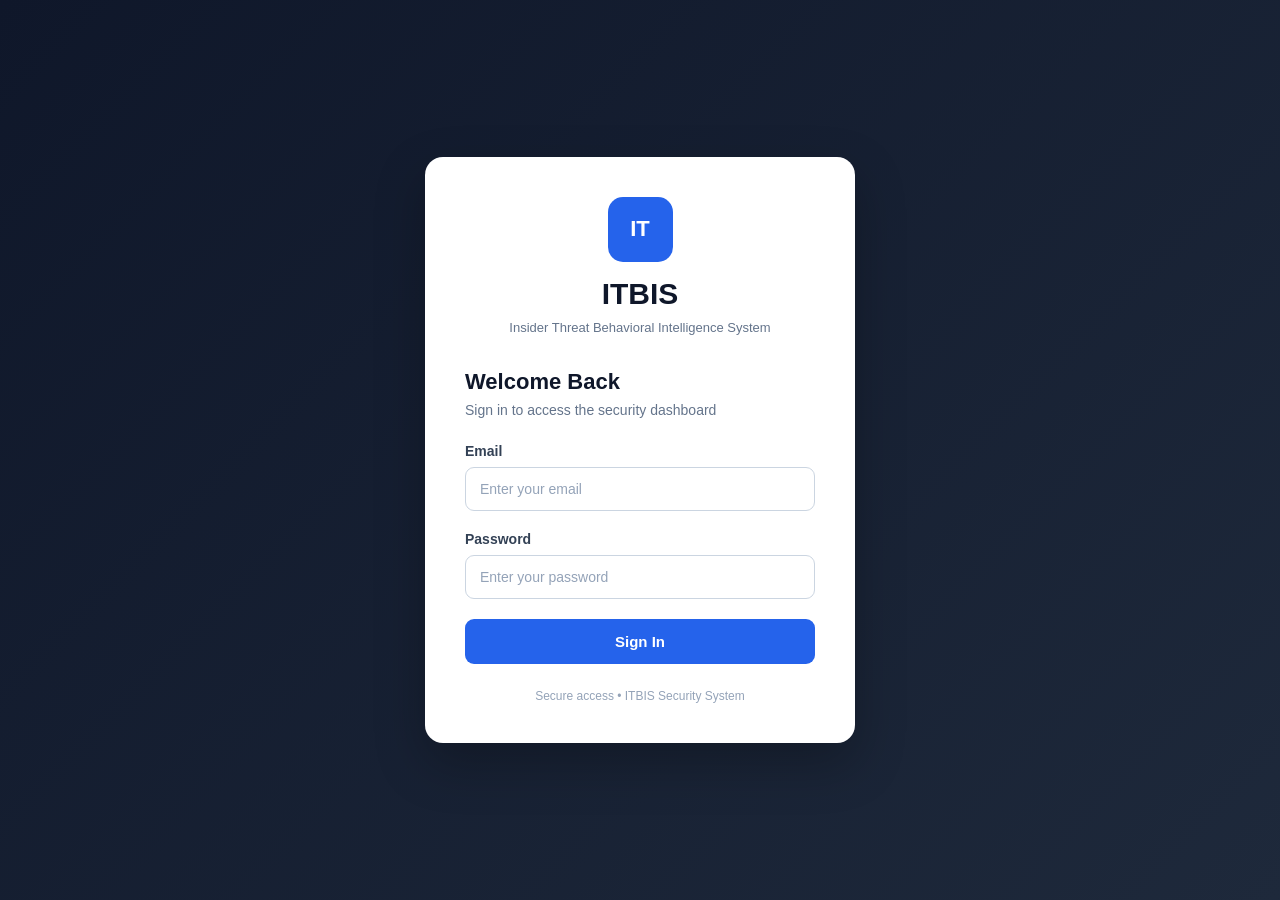
<file: frontend/index.html>
<!DOCTYPE html>
<html lang="en">

<head>
    <meta charset="UTF-8">
    <meta name="viewport" content="width=device-width, initial-scale=1.0">

    <title>ITBIS Security Dashboard</title>

    <link rel="stylesheet" href="style.css">
</head>

<body>

    <!-- ================= SIDEBAR ================= -->

    <aside class="sidebar">

        <div class="brand">

            <div class="brand-logo">
                IT
            </div>

            <div>
                <h2>ITBIS</h2>
                <span>Security System</span>
            </div>

        </div>


        <nav class="sidebar-nav">

            <a href="#" class="nav-item active">
                <span>▣</span>
                Dashboard
            </a>

            <a href="#employeesSection" class="nav-item">
                <span>👥</span>
                Employees
            </a>

            <a href="#activitySection" class="nav-item">
                <span>◷</span>
                Activity Logs
            </a>

            <a href="#anomalySection" class="nav-item">
                <span>⚠</span>
                Anomalies
            </a>

            <a href="#riskSection" class="nav-item">
                <span>▥</span>
                Risk Analysis
            </a>

            <a href="#" class="nav-item">
                <span>◈</span>
                Behavioral Baseline
            </a>

            <a href="#" class="nav-item">
                <span>⚙</span>
                Settings
            </a>

        </nav>


        <div class="sidebar-bottom">

            <button class="logout-btn" onclick="logout()">
                <span>↪</span>
                Logout
            </button>

        </div>

    </aside>


    <!-- ================= MAIN CONTENT ================= -->

    <div class="main-content">


        <!-- ================= HEADER ================= -->

        <header class="topbar">

            <div>

                <h1>
                    Security Dashboard
                </h1>

                <p>
                    Insider Threat Behavioral Intelligence System
                </p>

            </div>


            <div class="user-info">

                <div class="user-avatar">
                    A
                </div>

                <div>

                    <strong>
                        Administrator
                    </strong>

                    <span>
                        Security Admin
                    </span>

                </div>

            </div>

        </header>


        <!-- ================= DASHBOARD CONTENT ================= -->

        <main class="dashboard-container">


            <!-- ================= WELCOME BANNER ================= -->

            <section class="welcome-banner">

                <div>

                    <h2>
                        Welcome back 👋
                    </h2>

                    <p>
                        Monitor employee behavior, detect anomalies,
                        and analyze security risks.
                    </p>

                </div>


                <div class="system-online">

                    <span class="online-dot"></span>

                    System Online

                </div>

            </section>


            <!-- ================= STAT CARDS ================= -->

            <section class="stats-grid">


                <!-- TOTAL EMPLOYEES -->

                <div class="stat-card">

                    <div class="stat-icon blue">
                        👥
                    </div>

                    <div>

                        <span>
                            Total Employees
                        </span>

                        <h2 id="employeeCount">
                            0
                        </h2>

                    </div>

                </div>


                <!-- TOTAL ACTIVITIES -->

                <div class="stat-card">

                    <div class="stat-icon purple">
                        ◷
                    </div>

                    <div>

                        <span>
                            Total Activities
                        </span>

                        <h2 id="activityCount">
                            0
                        </h2>

                    </div>

                </div>


                <!-- ANOMALIES -->

                <div class="stat-card">

                    <div class="stat-icon orange">
                        ⚠
                    </div>

                    <div>

                        <span>
                            Anomalies Detected
                        </span>

                        <h2 id="anomalyCount">
                            0
                        </h2>

                    </div>

                </div>


                <!-- HIGH RISK -->

                <div class="stat-card">

                    <div class="stat-icon red">
                        !
                    </div>

                    <div>

                        <span>
                            High Risk
                        </span>

                        <h2 id="highRiskCount">
                            0
                        </h2>

                    </div>

                </div>

            </section>


            <!-- =====================================================
                 MILESTONE 4 - ADMIN DASHBOARD
            ====================================================== -->

            <section class="dashboard-card full-width" id="adminDashboardSection">

                <div class="card-header">

                    <div>

                        <h2>
                            Admin Dashboard
                        </h2>

                        <p>
                            Platform-level security and system overview
                        </p>

                    </div>


                    <div class="section-badge">
                        Administration
                    </div>

                </div>


                <!-- ADMIN STAT CARDS -->

                <div class="stats-grid admin-stats-grid">


                    <!-- TOTAL USERS -->

                    <div class="stat-card">

                        <div class="stat-icon blue">
                            👤
                        </div>

                        <div>

                            <span>
                                Total Users
                            </span>

                            <h2 id="adminUserCount">
                                0
                            </h2>

                        </div>

                    </div>


                    <!-- TOTAL EMPLOYEES -->

                    <div class="stat-card">

                        <div class="stat-icon purple">
                            👥
                        </div>

                        <div>

                            <span>
                                Total Employees
                            </span>

                            <h2 id="adminEmployeeCount">
                                0
                            </h2>

                        </div>

                    </div>


                    <!-- TOTAL INCIDENTS -->

                    <div class="stat-card">

                        <div class="stat-icon orange">
                            ⚠
                        </div>

                        <div>

                            <span>
                                Total Incidents
                            </span>

                            <h2 id="incidentCount">
                                0
                            </h2>

                        </div>

                    </div>


                    <!-- OPEN INCIDENTS -->

                    <div class="stat-card">

                        <div class="stat-icon red">
                            !
                        </div>

                        <div>

                            <span>
                                Open Incidents
                            </span>

                            <h2 id="openIncidentCount">
                                0
                            </h2>

                        </div>

                    </div>

                </div>


                <!-- USERS BY ROLE -->

                <div class="admin-role-section">

                    <div class="card-header">

                        <div>

                            <h3>
                                Users by Role
                            </h3>

                            <p>
                                Platform user role distribution
                            </p>

                        </div>

                    </div>


                    <div id="usersByRole" class="admin-role-list">

                        <div class="admin-role-row">

                            <span>
                                Loading...
                            </span>

                            <strong>
                                0
                            </strong>

                        </div>

                    </div>

                </div>

            </section>


            <!-- =====================================================
                 MILESTONE 4 - REPORTS & EXPORT
            ====================================================== -->

            <section class="dashboard-card full-width" id="reportsSection">

                <div class="card-header">

                    <div>

                        <h2>
                            Reports & Export
                        </h2>

                        <p>
                            Generate security reports from ITBIS data
                        </p>

                    </div>


                    <div class="section-badge">
                        Reports
                    </div>

                </div>


                <div class="report-actions">


                    <!-- EXCEL -->

                    <button class="report-btn excel-btn" onclick="downloadExcelReport()">
                        📊 Download Excel
                    </button>


                    <!-- PDF -->

                    <button class="report-btn pdf-btn" onclick="downloadPDFReport()">
                        📄 Download PDF
                    </button>

                </div>


                <div id="reportStatus" class="report-status">
                    Ready to generate report.
                </div>

            </section>


            <!-- =====================================================
                 RISK + SYSTEM STATUS
            ====================================================== -->

            <section class="dashboard-grid">


                <!-- ================= RISK OVERVIEW ================= -->

                <div class="dashboard-card" id="riskSection">

                    <div class="card-header">

                        <div>

                            <h2>
                                Risk Overview
                            </h2>

                            <p>
                                Current employee risk distribution
                            </p>

                        </div>

                    </div>


                    <!-- HIGH RISK -->

                    <div class="risk-item">

                        <div class="risk-label">

                            <span>
                                High Risk
                            </span>

                            <strong id="highRisk">
                                0
                            </strong>

                        </div>


                        <div class="progress-background">

                            <div id="highProgress" class="progress-bar high">
                            </div>

                        </div>

                    </div>


                    <!-- MEDIUM RISK -->

                    <div class="risk-item">

                        <div class="risk-label">

                            <span>
                                Medium Risk
                            </span>

                            <strong id="mediumRisk">
                                0
                            </strong>

                        </div>


                        <div class="progress-background">

                            <div id="mediumProgress" class="progress-bar medium">
                            </div>

                        </div>

                    </div>


                    <!-- LOW RISK -->

                    <div class="risk-item">

                        <div class="risk-label">

                            <span>
                                Low Risk
                            </span>

                            <strong id="lowRisk">
                                0
                            </strong>

                        </div>


                        <div class="progress-background">

                            <div id="lowProgress" class="progress-bar low">
                            </div>

                        </div>

                    </div>

                </div>


                <!-- ================= SYSTEM STATUS ================= -->

                <div class="dashboard-card">

                    <div class="card-header">

                        <div>

                            <h2>
                                System Status
                            </h2>

                            <p>
                                ITBIS infrastructure health
                            </p>

                        </div>

                    </div>


                    <div class="status-list">


                        <!-- FASTAPI -->

                        <div class="status-row">

                            <div>

                                <strong>
                                    FastAPI Backend
                                </strong>

                                <span>
                                    API Service
                                </span>

                            </div>


                            <div class="status-ok">
                                ● Online
                            </div>

                        </div>


                        <!-- MONGODB -->

                        <div class="status-row">

                            <div>

                                <strong>
                                    MongoDB
                                </strong>

                                <span>
                                    Behavior Database
                                </span>

                            </div>


                            <div class="status-ok">
                                ● Connected
                            </div>

                        </div>


                        <!-- POSTGRESQL -->

                        <div class="status-row">

                            <div>

                                <strong>
                                    PostgreSQL
                                </strong>

                                <span>
                                    Employee Database
                                </span>

                            </div>


                            <div class="status-ok">
                                ● Connected
                            </div>

                        </div>

                    </div>

                </div>

            </section>


            <!-- =====================================================
                 RECENT ACTIVITY
            ====================================================== -->

            <section class="dashboard-card full-width" id="activitySection">

                <div class="card-header">

                    <div>

                        <h2>
                            Recent Activity
                        </h2>

                        <p>
                            Latest employee activities
                        </p>

                    </div>

                </div>


                <div class="table-container">

                    <table>

                        <thead>

                            <tr>

                                <th>
                                    Employee ID
                                </th>

                                <th>
                                    Activity
                                </th>

                                <th>
                                    Device
                                </th>

                                <th>
                                    Application
                                </th>

                                <th>
                                    Data Volume
                                </th>

                                <th>
                                    Risk
                                </th>

                            </tr>

                        </thead>


                        <tbody id="activityTable">

                            <tr>

                                <td colspan="6">
                                    Loading activities...
                                </td>

                            </tr>

                        </tbody>

                    </table>

                </div>

            </section>


            <!-- =====================================================
                 ANOMALY DETECTION
            ====================================================== -->

            <section class="dashboard-card full-width" id="anomalySection">

                <div class="card-header">

                    <div>

                        <h2>
                            Anomaly Detection
                        </h2>

                        <p>
                            Recent security anomalies detected
                            from employee behavioral patterns
                        </p>

                    </div>


                    <div class="section-badge">
                        Behavioral Analysis
                    </div>

                </div>


                <div class="table-container">

                    <table>

                        <thead>

                            <tr>

                                <th>
                                    Employee ID
                                </th>

                                <th>
                                    Activity
                                </th>

                                <th>
                                    Login Time
                                </th>

                                <th>
                                    Baseline Avg
                                </th>

                                <th>
                                    Threshold
                                </th>

                                <th>
                                    Status
                                </th>

                            </tr>

                        </thead>


                        <tbody id="anomalyTable">

                            <tr>

                                <td colspan="6">
                                    Loading anomalies...
                                </td>

                            </tr>

                        </tbody>

                    </table>

                </div>

            </section>


            <!-- =====================================================
                 EMPLOYEES
            ====================================================== -->

            <section class="dashboard-card full-width" id="employeesSection">

                <div class="card-header">

                    <div>

                        <h2>
                            Employees
                        </h2>

                        <p>
                            Registered employees in the ITBIS system
                        </p>

                    </div>


                    <div class="section-badge">
                        Employee Management
                    </div>

                </div>


                <div class="table-container">

                    <table>

                        <thead>

                            <tr>

                                <th>
                                    Employee ID
                                </th>

                                <th>
                                    Name
                                </th>

                                <th>
                                    Department
                                </th>

                                <th>
                                    Designation
                                </th>

                                <th>
                                    Manager ID
                                </th>

                                <th>
                                    Status
                                </th>

                            </tr>

                        </thead>


                        <tbody id="employeesTable">

                            <tr>

                                <td colspan="6">
                                    Loading employees...
                                </td>

                            </tr>

                        </tbody>

                    </table>

                </div>

            </section>


            <!-- =====================================================
                 EMPLOYEE RISK MONITORING
            ====================================================== -->

            <section class="dashboard-card full-width" id="employeeRiskSection">

                <div class="card-header">

                    <div>

                        <h2>
                            Employee Risk Monitoring
                        </h2>

                        <p>
                            Individual employee security risk
                        </p>

                    </div>

                </div>


                <!-- IMPORTANT:
                     script.js uses employeeRiskMonitoring
                -->

                <div class="employee-list" id="employeeRiskMonitoring">

                    <div class="loading-message">

                        Loading employee risk data...

                    </div>

                </div>

            </section>


        </main>


        <!-- ================= FOOTER ================= -->

        <footer class="footer">

            <p>
                ITBIS — Insider Threat Behavioral Intelligence System
            </p>

            <span>
                Security Monitoring Dashboard
            </span>

        </footer>


    </div>


    <!-- =========================================================
         JAVASCRIPT
    ========================================================== -->

    <script src="script.js"></script>

</body>

</html>
</file>
<file: frontend/style.css>
/* ================================
   ITBIS DASHBOARD - GLOBAL
================================ */

* {
    margin: 0;
    padding: 0;
    box-sizing: border-box;
}

body {
    font-family: Arial, Helvetica, sans-serif;
    background: #f4f7fb;
    color: #172033;
}

/* ================================
   SIDEBAR
================================ */

.sidebar {
    position: fixed;
    left: 0;
    top: 0;
    width: 250px;
    height: 100vh;
    background: #0b1736;
    color: white;
    padding: 25px 18px;
    display: flex;
    flex-direction: column;
    z-index: 1000;
}

.brand {
    display: flex;
    align-items: center;
    gap: 12px;
    padding: 5px 10px 25px;
    border-bottom: 1px solid rgba(255, 255, 255, 0.1);
}

.brand-logo {
    width: 44px;
    height: 44px;
    border-radius: 11px;
    background: #1769e0;
    display: flex;
    align-items: center;
    justify-content: center;
    font-weight: bold;
    font-size: 17px;
    box-shadow: 0 5px 15px rgba(23, 105, 224, 0.35);
}

.brand h2 {
    font-size: 21px;
    letter-spacing: 1px;
}

.brand span {
    display: block;
    color: #aab6d3;
    font-size: 10px;
    margin-top: 3px;
}

/* ================================
   SIDEBAR NAVIGATION
================================ */

.sidebar-nav {
    margin-top: 28px;
}

.nav-item {
    display: flex;
    align-items: center;
    gap: 12px;
    text-decoration: none;
    color: #b8c3dc;
    padding: 13px 14px;
    margin-bottom: 7px;
    border-radius: 9px;
    font-size: 13px;
    transition: 0.2s ease;
}

.nav-item span {
    width: 22px;
    text-align: center;
    font-size: 16px;
}

.nav-item:hover {
    background: #172854;
    color: white;
}

.nav-item.active {
    background: #1769e0;
    color: white;
    box-shadow: 0 5px 15px rgba(23, 105, 224, 0.3);
}

/* ================================
   SIDEBAR BOTTOM
================================ */

.sidebar-bottom {
    margin-top: auto;
    border-top: 1px solid rgba(255, 255, 255, 0.1);
    padding-top: 15px;
}

.logout-btn {
    width: 100%;
    border: none;
    background: transparent;
    color: #b8c3dc;
    padding: 13px 14px;
    border-radius: 9px;
    cursor: pointer;
    text-align: left;
    font-size: 13px;
    transition: 0.2s ease;
}

.logout-btn span {
    margin-right: 10px;
    font-size: 16px;
}

.logout-btn:hover {
    background: #321d2b;
    color: #ff8585;
}

/* ================================
   MAIN CONTENT
================================ */

.main-content {
    margin-left: 250px;
    min-height: 100vh;
    padding: 30px 35px;
}

/* ================================
   TOPBAR
================================ */

.topbar {
    display: flex;
    justify-content: space-between;
    align-items: center;
    margin-bottom: 25px;
}

.topbar h1 {
    font-size: 28px;
    margin-bottom: 6px;
}

.topbar p {
    color: #71809b;
    font-size: 14px;
}

.user-info {
    display: flex;
    align-items: center;
    gap: 10px;
}

.user-avatar {
    width: 42px;
    height: 42px;
    border-radius: 50%;
    background: #1769e0;
    color: white;
    display: flex;
    align-items: center;
    justify-content: center;
    font-weight: bold;
    box-shadow: 0 4px 10px rgba(23, 105, 224, 0.2);
}

.user-info strong {
    display: block;
    font-size: 13px;
}

.user-info span {
    display: block;
    color: #71809b;
    font-size: 10px;
    margin-top: 3px;
}

/* ================================
   DASHBOARD CONTAINER
================================ */

.dashboard-container {
    width: 100%;
}

/* ================================
   WELCOME BANNER
================================ */

.welcome-banner {
    background: linear-gradient(120deg, #0b1736, #1769e0);
    color: white;
    border-radius: 15px;
    padding: 25px 30px;
    display: flex;
    align-items: center;
    justify-content: space-between;
    margin-bottom: 25px;
    box-shadow: 0 8px 25px rgba(23, 105, 224, 0.15);
}

.welcome-banner h2 {
    margin-bottom: 8px;
    font-size: 21px;
}

.welcome-banner p {
    color: #d9e4ff;
    font-size: 13px;
}

.system-online {
    background: rgba(255, 255, 255, 0.12);
    padding: 10px 15px;
    border-radius: 20px;
    font-size: 12px;
}

.online-dot {
    display: inline-block;
    width: 9px;
    height: 9px;
    background: #35d07f;
    border-radius: 50%;
    margin-right: 7px;
    box-shadow: 0 0 8px rgba(53, 208, 127, 0.8);
}

/* ================================
   STAT CARDS
================================ */

.stats-grid {
    display: grid;
    grid-template-columns: repeat(4, 1fr);
    gap: 18px;
    margin-bottom: 25px;
}

.stat-card {
    background: white;
    border-radius: 13px;
    padding: 20px;
    display: flex;
    gap: 15px;
    align-items: center;
    border: 1px solid #e5eaf2;
    box-shadow: 0 4px 15px rgba(20, 35, 70, 0.04);
    transition: 0.2s ease;
}

.stat-card:hover {
    transform: translateY(-2px);
    box-shadow: 0 8px 22px rgba(20, 35, 70, 0.08);
}

.stat-icon {
    width: 48px;
    height: 48px;
    border-radius: 12px;
    display: flex;
    align-items: center;
    justify-content: center;
    font-size: 21px;
}

.stat-icon.blue {
    background: #e8f1ff;
}

.stat-icon.purple {
    background: #f0eaff;
}

.stat-icon.orange {
    background: #fff1df;
}

.stat-icon.red {
    background: #ffe7e7;
}

.stat-card span {
    color: #71809b;
    font-size: 11px;
}

.stat-card h2 {
    font-size: 25px;
    margin-top: 5px;
}

/* ================================
   DASHBOARD GRID
================================ */

.dashboard-grid {
    display: grid;
    grid-template-columns: 1.4fr 1fr;
    gap: 20px;
    margin-bottom: 20px;
}

/* ================================
   DASHBOARD CARDS
================================ */

.dashboard-card {
    background: white;
    border: 1px solid #e5eaf2;
    border-radius: 14px;
    padding: 22px;
    margin-bottom: 20px;
    box-shadow: 0 4px 15px rgba(20, 35, 70, 0.04);
}

.dashboard-grid .dashboard-card {
    margin-bottom: 0;
}

.full-width {
    width: 100%;
}

.card-header {
    display: flex;
    justify-content: space-between;
    align-items: center;
    margin-bottom: 20px;
}

.card-header h2 {
    font-size: 17px;
    margin-bottom: 5px;
}

.card-header p {
    color: #8793a8;
    font-size: 12px;
}

/* ================================
   RISK OVERVIEW
================================ */

.risk-item {
    margin-bottom: 20px;
}

.risk-item:last-child {
    margin-bottom: 0;
}

.risk-label {
    display: flex;
    justify-content: space-between;
    align-items: center;
    margin-bottom: 8px;
    font-size: 13px;
}

.risk-label strong {
    font-size: 14px;
}

.progress-background {
    width: 100%;
    height: 9px;
    background: #edf0f5;
    border-radius: 10px;
    overflow: hidden;
}

.progress-bar {
    height: 100%;
    width: 0%;
    border-radius: 10px;
    transition: width 0.5s ease;
}

.progress-bar.high {
    background: #ef5350;
}

.progress-bar.medium {
    background: #ffad42;
}

.progress-bar.low {
    background: #35b875;
}

/* ================================
   SYSTEM STATUS
================================ */

.status-list {
    width: 100%;
}

.status-row {
    display: flex;
    align-items: center;
    justify-content: space-between;
    padding: 14px 0;
    border-bottom: 1px solid #edf0f5;
}

.status-row:last-child {
    border-bottom: none;
}

.status-row strong {
    display: block;
    font-size: 13px;
}

.status-row span {
    display: block;
    color: #8a96aa;
    font-size: 10px;
    margin-top: 4px;
}

.status-ok {
    color: #20a765;
    background: #e8f8ef;
    padding: 5px 9px;
    border-radius: 12px;
    font-size: 10px;
    white-space: nowrap;
}

/* ================================
   TABLE
================================ */

.table-container {
    width: 100%;
    overflow-x: auto;
}

table {
    width: 100%;
    border-collapse: collapse;
    min-width: 700px;
}

th {
    text-align: left;
    background: #f7f9fc;
    color: #6d7890;
    font-size: 11px;
    padding: 12px;
    font-weight: 600;
    white-space: nowrap;
}

td {
    padding: 14px 12px;
    border-bottom: 1px solid #edf0f5;
    font-size: 12px;
    color: #37445a;
}

tbody tr {
    transition: 0.15s ease;
}

tbody tr:hover {
    background: #fafcff;
}

tbody tr:last-child td {
    border-bottom: none;
}

/* ================================
   RISK BADGES
================================ */

.badge {
    display: inline-block;
    padding: 5px 10px;
    border-radius: 15px;
    font-size: 10px;
    font-weight: bold;
}

.badge.low {
    background: #e7f8ef;
    color: #15945a;
}

.badge.medium {
    background: #fff1dd;
    color: #d98616;
}

.badge.high {
    background: #ffe7e7;
    color: #d83d3d;
}

/* ================================
   ANOMALY STATUS
================================ */

.anomaly-status {
    display: inline-block;
    padding: 5px 10px;
    border-radius: 15px;
    font-size: 10px;
    font-weight: bold;
}

.anomaly-status.detected {
    background: #ffe7e7;
    color: #d83d3d;
}

.anomaly-status.normal {
    background: #e7f8ef;
    color: #15945a;
}

.section-badge {
    background: #eef4ff;
    color: #1769e0;
    padding: 7px 12px;
    border-radius: 15px;
    font-size: 10px;
    font-weight: bold;
}

/* ================================
   EMPLOYEE RISK MONITORING
================================ */

.employee-list {
    display: flex;
    flex-direction: column;
}

.employee-row {
    display: flex;
    align-items: center;
    padding: 14px 0;
    border-bottom: 1px solid #edf0f5;
}

.employee-row:last-child {
    border-bottom: none;
}

.employee-info {
    display: flex;
    align-items: center;
    gap: 12px;
    flex: 1;
}

.employee-avatar {
    width: 40px;
    height: 40px;
    border-radius: 50%;
    background: #e8f1ff;
    color: #1769e0;
    display: flex;
    align-items: center;
    justify-content: center;
    font-size: 11px;
    font-weight: bold;
}

.employee-info strong {
    display: block;
    font-size: 13px;
}

.employee-info small {
    color: #8995aa;
    font-size: 10px;
    margin-top: 3px;
    display: block;
}

.risk-score {
    text-align: right;
    margin-right: 30px;
}

.risk-score strong {
    font-size: 17px;
    display: block;
}

.risk-score span {
    color: #8995aa;
    font-size: 10px;
}

.employee-risk-badge {
    min-width: 70px;
    text-align: center;
}

/* ================================
   LOADING / EMPTY STATES
================================ */

.loading-message {
    text-align: center;
    color: #8793a8;
    padding: 25px;
    font-size: 12px;
}

.empty-message {
    text-align: center;
    color: #8793a8;
    padding: 25px;
    font-size: 12px;
}

/* ================================
   FOOTER
================================ */

.footer {
    text-align: center;
    color: #9aa5b8;
    font-size: 11px;
    padding: 10px 0 25px;
}

.footer p {
    margin-bottom: 5px;
}

.footer span {
    color: #b0b8c7;
}

/* ================================
   RESPONSIVE
================================ */

@media (max-width: 1200px) {

    .stats-grid {
        grid-template-columns: repeat(2, 1fr);
    }

    .dashboard-grid {
        grid-template-columns: 1fr;
    }
}

@media (max-width: 800px) {

    .sidebar {
        width: 70px;
        padding: 20px 10px;
    }

    .brand {
        justify-content: center;
        padding: 5px 0 20px;
    }

    .brand>div:last-child {
        display: none;
    }

    .nav-item {
        justify-content: center;
        padding: 13px 8px;
    }

    .nav-item span {
        margin: 0;
    }

    .nav-item {
        font-size: 0;
    }

    .nav-item span {
        font-size: 17px;
    }

    .logout-btn {
        text-align: center;
        font-size: 0;
    }

    .logout-btn span {
        font-size: 17px;
        margin: 0;
    }

    .main-content {
        margin-left: 70px;
        padding: 20px;
    }

    .stats-grid {
        grid-template-columns: 1fr;
    }

    .welcome-banner {
        flex-direction: column;
        align-items: flex-start;
        gap: 15px;
    }

    .topbar {
        flex-direction: column;
        align-items: flex-start;
        gap: 15px;
    }

    .employee-row {
        min-width: 550px;
    }
}

@media (max-width: 500px) {

    .main-content {
        padding: 15px;
    }

    .topbar h1 {
        font-size: 23px;
    }

    .dashboard-card {
        padding: 16px;
    }

    .welcome-banner {
        padding: 20px;
    }
}

/* =========================================================
   MILESTONE 4 - ADMIN DASHBOARD
========================================================= */

.full-width {
    width: 100%;
    grid-column: 1 / -1;
}

.admin-stats-grid {
    margin-top: 20px;
}

.admin-role-section {
    margin-top: 25px;
}

.admin-role-list {
    display: flex;
    flex-direction: column;
    gap: 10px;
}

.admin-role-row {
    display: flex;
    justify-content: space-between;
    align-items: center;

    padding: 14px 18px;

    border-radius: 10px;

    background: #f7f8fc;

    border: 1px solid #e5e7eb;
}

.admin-role-row span {
    font-weight: 500;
    color: #374151;
}

.admin-role-row strong {
    font-size: 18px;
    color: #111827;
}

/* =========================================================
   MILESTONE 4 - REPORTS & EXPORT
========================================================= */

.report-actions {
    display: flex;
    gap: 15px;
    margin-top: 20px;
    flex-wrap: wrap;
}

.report-btn {
    border: none;
    padding: 13px 22px;
    border-radius: 8px;
    cursor: pointer;
    font-size: 14px;
    font-weight: 600;
    transition: 0.2s;
}

.report-btn:hover {
    transform: translateY(-1px);
    opacity: 0.9;
}

.excel-btn {
    background: #198754;
    color: white;
}

.pdf-btn {
    background: #dc3545;
    color: white;
}

.report-status {
    margin-top: 15px;
    padding: 10px 14px;
    border-radius: 8px;
    background: #f7f8fc;
    color: #555;
    font-size: 13px;
}
</file>
<file: frontend/login.css>
* {
    margin: 0;
    padding: 0;
    box-sizing: border-box;
}

body {
    font-family: Arial, Helvetica, sans-serif;
    min-height: 100vh;
    background: linear-gradient(135deg, #0f172a, #1e293b);
    display: flex;
    align-items: center;
    justify-content: center;
    color: #1e293b;
}

/* Main Container */

.login-container {
    width: 100%;
    padding: 20px;
    display: flex;
    justify-content: center;
    align-items: center;
}

/* Login Card */

.login-card {
    width: 100%;
    max-width: 430px;
    background: #ffffff;
    border-radius: 18px;
    padding: 40px;
    box-shadow: 0 20px 50px rgba(0, 0, 0, 0.25);
}

/* Logo */

.logo-section {
    text-align: center;
    margin-bottom: 32px;
}

.logo {
    width: 65px;
    height: 65px;
    margin: 0 auto 15px;

    display: flex;
    align-items: center;
    justify-content: center;

    background: #2563eb;
    color: white;

    font-size: 22px;
    font-weight: bold;

    border-radius: 15px;
}

.logo-section h1 {
    font-size: 30px;
    color: #0f172a;
    margin-bottom: 7px;
}

.logo-section p {
    font-size: 13px;
    color: #64748b;
    line-height: 1.5;
}

/* Heading */

.login-heading {
    margin-bottom: 25px;
}

.login-heading h2 {
    font-size: 22px;
    margin-bottom: 7px;
    color: #0f172a;
}

.login-heading p {
    font-size: 14px;
    color: #64748b;
}

/* Input */

.input-group {
    margin-bottom: 20px;
}

.input-group label {
    display: block;
    margin-bottom: 8px;

    font-size: 14px;
    font-weight: 600;
    color: #334155;
}

.input-group input {
    width: 100%;
    padding: 13px 14px;

    border: 1px solid #cbd5e1;
    border-radius: 9px;

    font-size: 14px;
    outline: none;

    transition: 0.2s;
}

.input-group input:focus {
    border-color: #2563eb;
    box-shadow: 0 0 0 3px rgba(37, 99, 235, 0.12);
}

.input-group input::placeholder {
    color: #94a3b8;
}

/* Login Button */

.login-btn {
    width: 100%;
    padding: 14px;

    border: none;
    border-radius: 9px;

    background: #2563eb;
    color: white;

    font-size: 15px;
    font-weight: 600;

    cursor: pointer;

    transition: 0.2s;
}

.login-btn:hover {
    background: #1d4ed8;
}

.login-btn:active {
    transform: scale(0.98);
}

/* Error / Success Message */

#loginMessage {
    margin-bottom: 15px;
    font-size: 13px;
    text-align: center;
}

/* Footer */

.login-footer {
    margin-top: 25px;
    text-align: center;
}

.login-footer p {
    font-size: 12px;
    color: #94a3b8;
}

/* Mobile */

@media (max-width: 480px) {

    .login-card {
        padding: 30px 22px;
    }

    .logo-section h1 {
        font-size: 26px;
    }

    .login-heading h2 {
        font-size: 20px;
    }
}
</file>
